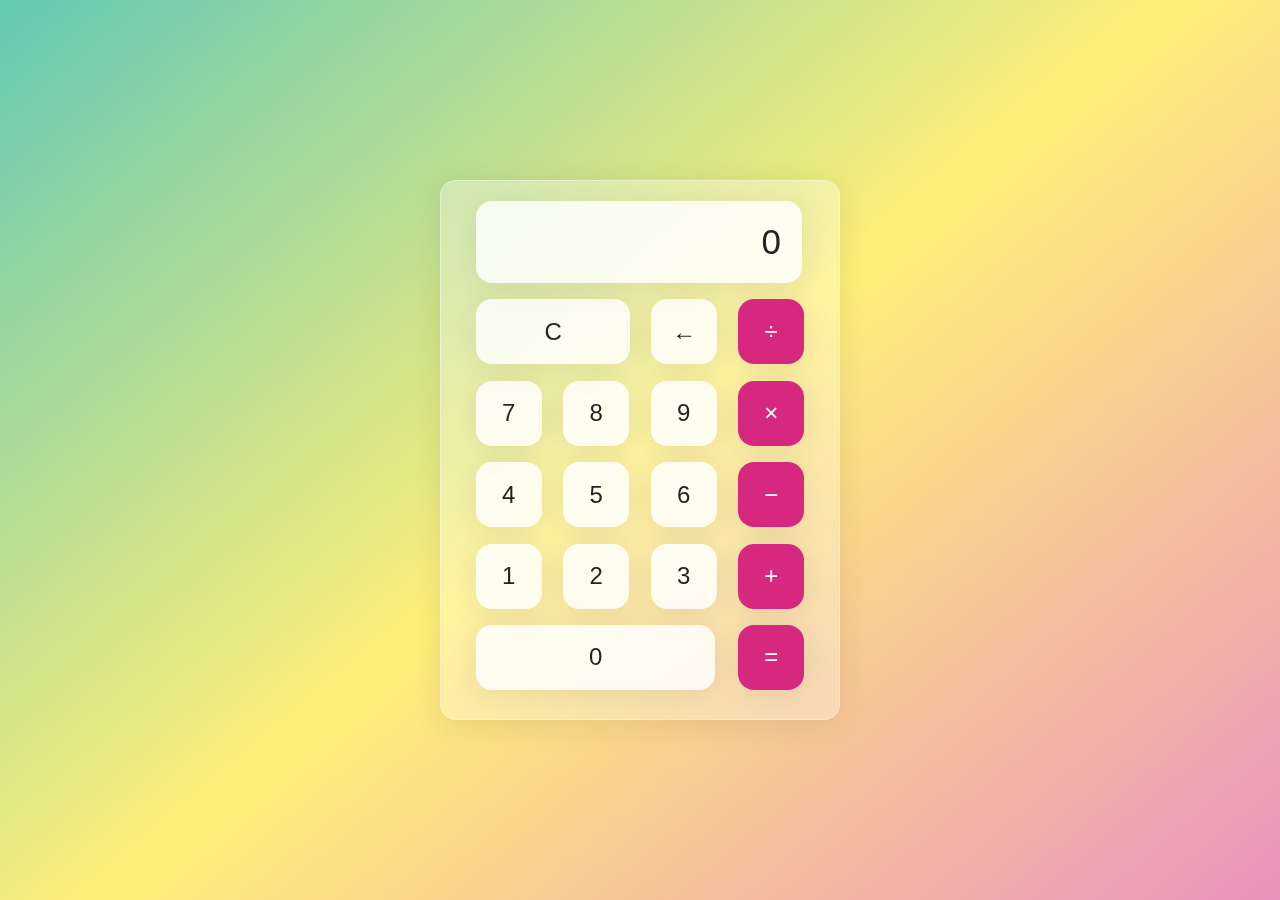
<file: Calculator/index.html>
<!DOCTYPE html>
<html lang="pt-br">
<head>
    <meta charset="UTF-8">
    <meta name="viewport" content="width=device-width, initial-scale=1.0">
    <link rel="stylesheet" href="style.css">
    <title>Calculator</title>
</head>
<body>
    <div class="wrapper">
        <section class="screen">
            0 
        </section>

        <section class="calc-buttons">
            <div class="calc-button-row">
                <button class="calc-button double">
                    C
                </button>
                <button class="calc-button">
                    &larr;
                </button>
                <button class="calc-button">
                    &divide;
                </button>
            </div>

            <div class="calc-button-row">
                <button class="calc-button">
                    7
                </button>
                <button class="calc-button">
                    8
                </button>
                <button class="calc-button">
                    9
                </button>
                <button class="calc-button">
                    &times;
                </button>
            </div>

            <div class="calc-button-row">
                <button class="calc-button">
                    4
                </button>
                <button class="calc-button">
                    5
                </button>
                <button class="calc-button">
                    6
                </button>
                <button class="calc-button">
                    &minus;
                </button>
            </div>

            <div class="calc-button-row">
                <button class="calc-button">
                    1
                </button>
                <button class="calc-button">
                    2
                </button>
                <button class="calc-button">
                    3
                </button>
                <button class="calc-button">
                    &plus;
                </button>
            </div>

            <div class="calc-button-row">
                <button class="calc-button triple">
                    0
                </button>
                <button class="calc-button">
                    &equals;
                </button>
            </div>
        </section>
    </div>
    <script src="script.js"></script>
</body>
</html>
</file>
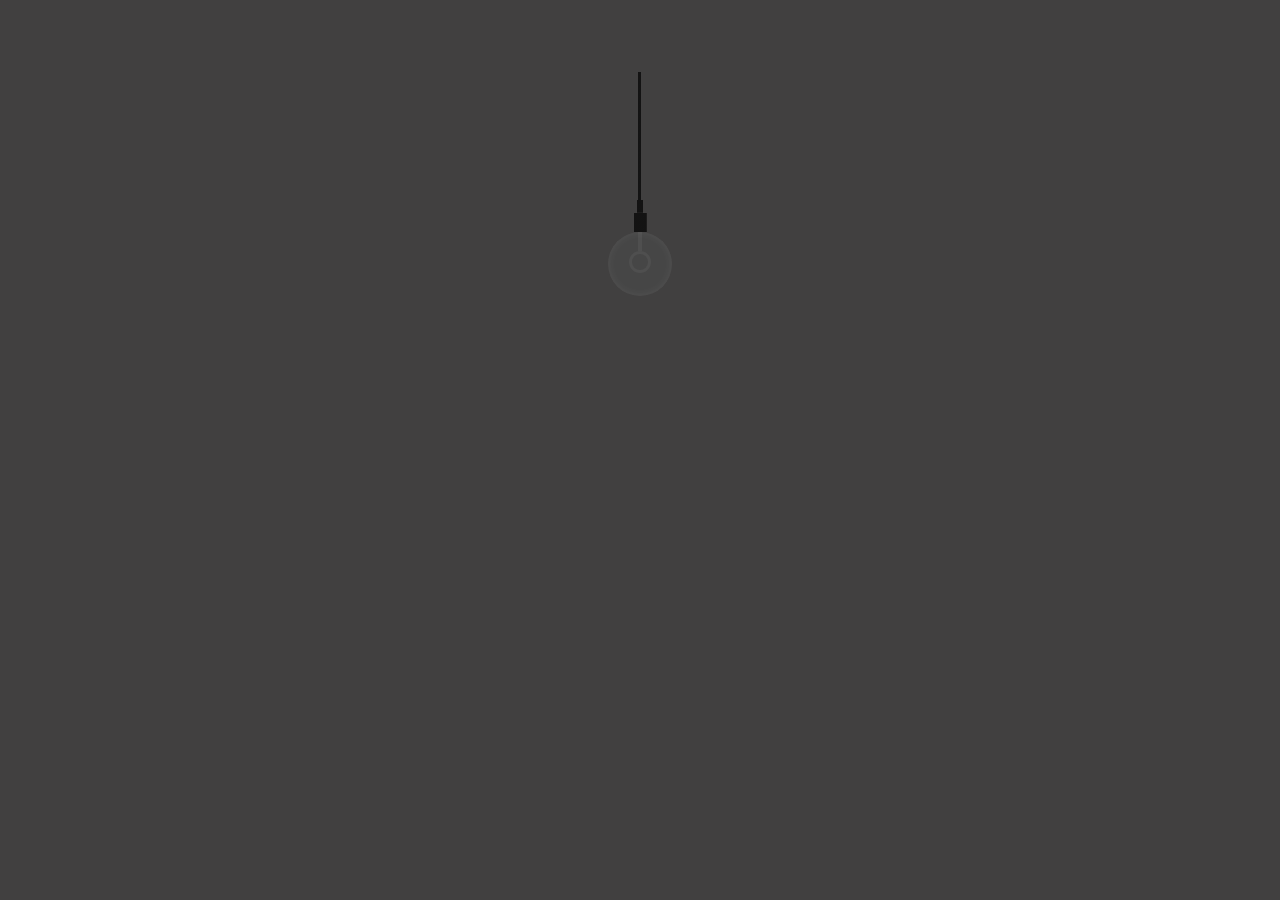
<file: Lamp/index.html>
<!DOCTYPE html>
<html lang="en">
<head>
    <meta charset="UTF-8">
    <meta name="viewport" content="width=device-width, initial-scale=1.0">
    <link rel="stylesheet" href="style.css">
    <title>Lamp</title>
</head>
<body>
    <input type="checkbox" class="switch">

    <div class="lamp">
        <div class="light"></div>
    </div>
</body>
</html>
</file>
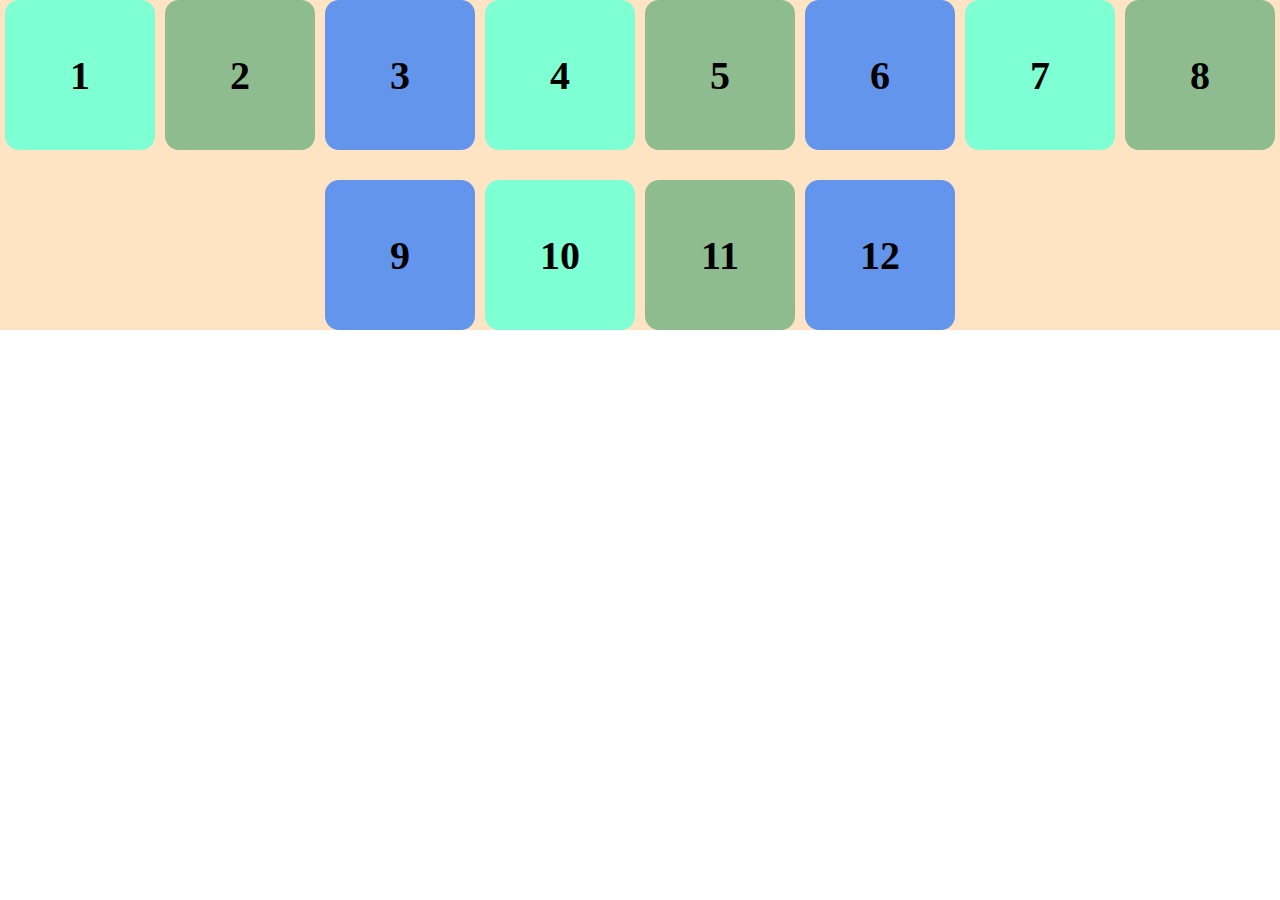
<file: Teste/index.html>
<!DOCTYPE html>
<html lang="en">
<head>
    <meta charset="UTF-8">
    <meta name="viewport" content="width=device-width, initial-scale=1.0">
    <link rel="stylesheet" href="style.css">
    <title>Teste</title>
</head>
<body>
    <main class="container">
        <div class="bloco-1">1</div>
        <div class="bloco-2">2</div>
        <div class="bloco-3">3</div>
        <div class="bloco-1">4</div>
        <div class="bloco-2">5</div>
        <div class="bloco-3">6</div>
        <div class="bloco-1">7</div>
        <div class="bloco-2">8</div>
        <div class="bloco-3">9</div>
        <div class="bloco-1">10</div>
        <div class="bloco-2">11</div>
        <div class="bloco-3">12</div>
    </main>
</body>
</html>
</file>
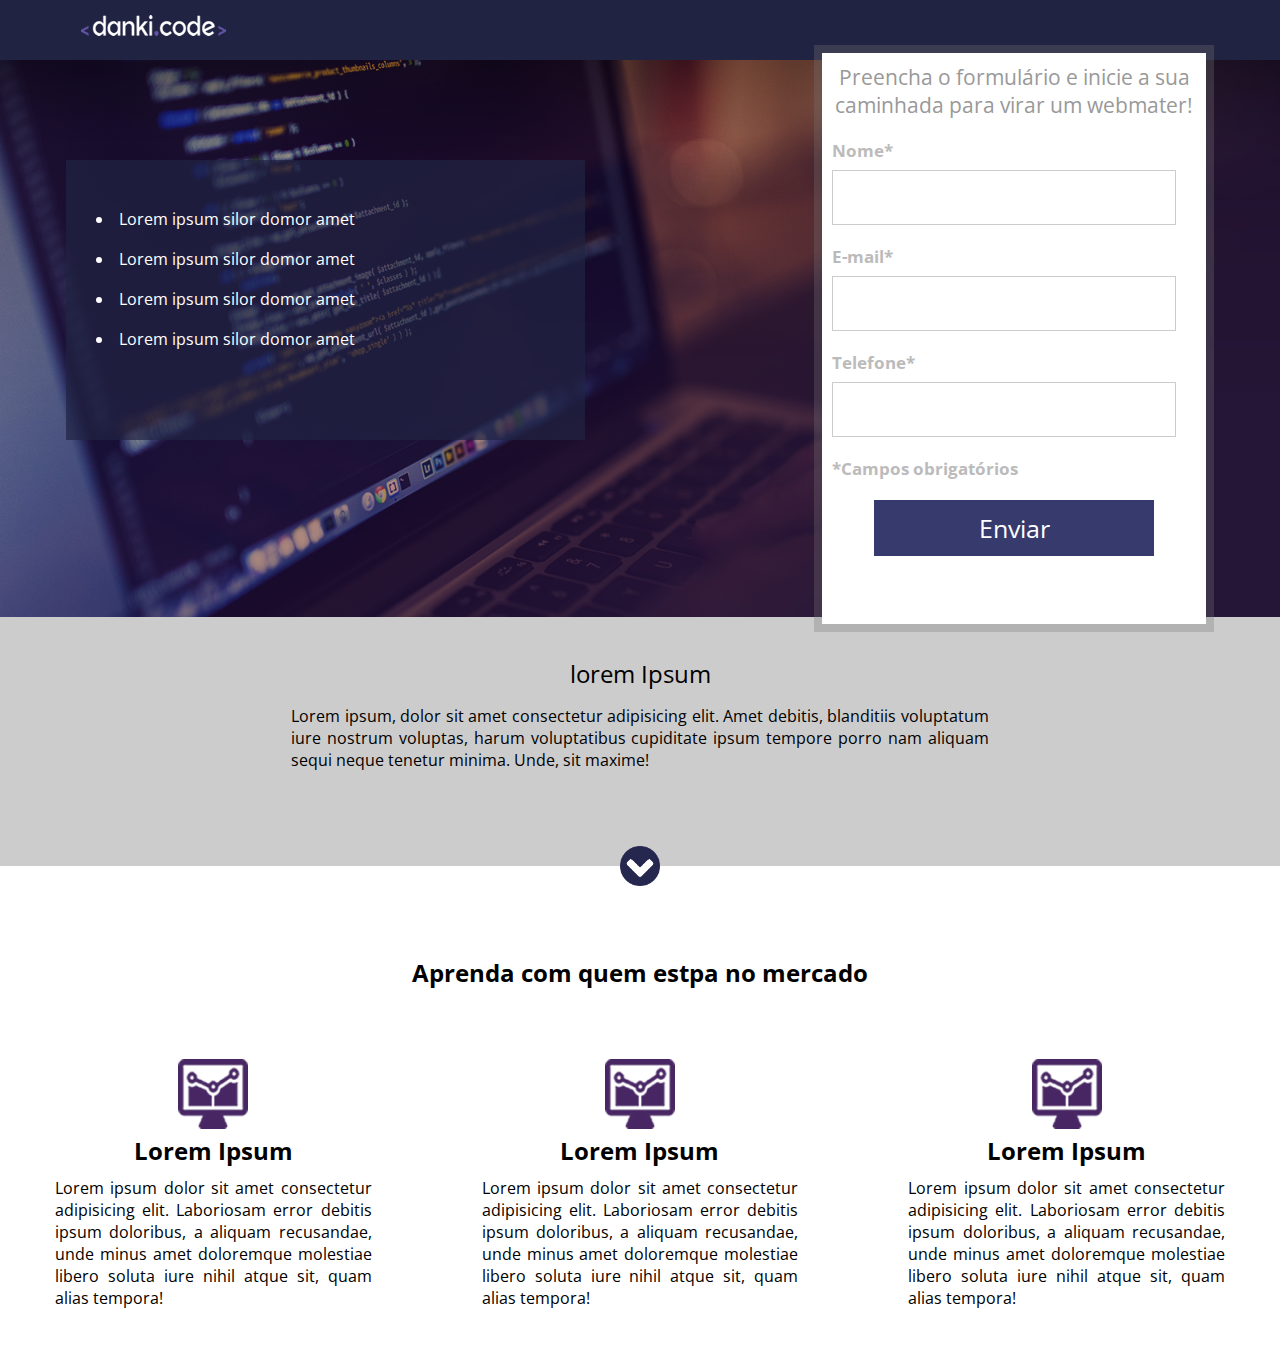
<file: DankiCode/Landpage/index.html>
<!DOCTYPE html>
<html lang="pt-br">
<head>
    <meta charset="UTF-8">
    <meta name="viewport" content="width=device-width, initial-scale=1.0">
    <link rel="stylesheet" href="css/style.css">

    <link rel="preconnect" href="https://fonts.googleapis.com">
    <link rel="preconnect" href="https://fonts.gstatic.com" crossorigin>
    <link href="https://fonts.googleapis.com/css2?family=Open+Sans:ital,wght@0,300..800;1,300..800&display=swap" rel="stylesheet">
    <title>Landpage</title>
</head>
<body>
    <div class="header">
        <div class="center">
            <img src="images/logo.png" alt="">
        </div>
    </div>
    <div class="container-banner">
        <div class="center">

            <div class="container-list">
                <ul>
                    <li>Lorem ipsum silor domor amet</li>
                    <li>Lorem ipsum silor domor amet</li>
                    <li>Lorem ipsum silor domor amet</li>
                    <li>Lorem ipsum silor domor amet</li>
                </ul>
            </div>

            <div class="form">
                <h2>Preencha o formulário e inicie a sua 
                    caminhada para virar um webmater!</h2>
                <form action="">
                    <div class="input-container">
                        <span>Nome*</span>
                        <input type="text" name="nome" required>
                    </div>

                    <div class="input-container">
                        <span>E-mail*</span>
                        <input type="text" name="nome" required>
                    </div>

                    <div class="input-container">
                        <span>Telefone*</span>
                        <input type="text" name="nome" required>
                    </div>

                    <p class="warning">*Campos obrigatórios</p>

                    <div class="input-submit-container">
                        <input type="submit" name="acao" value="Enviar">
                    </div>
                </form>
            </div>
        </div>
    </div>

    <div class="container-2">
        <div class="center">
            <h2>lorem Ipsum</h2>
            <p>Lorem ipsum, dolor sit amet consectetur adipisicing elit. Amet debitis, blanditiis voluptatum iure nostrum voluptas, harum voluptatibus cupiditate ipsum tempore porro nam aliquam sequi neque tenetur minima. Unde, sit maxime!</p>

            <div class="arrow">

            </div>
        </div>
    </div>

    <div class="section-1">
        <h2>Aprenda com quem estpa no mercado</h2>
        <div class="container-section">
            <div class="container-single">
                <div>
                    <img src="images/icon.png" alt="">
                    <div class="text-container-section">
                        <h2>Lorem Ipsum</h2>
                        <p>Lorem ipsum dolor sit amet consectetur adipisicing elit. Laboriosam error debitis ipsum doloribus, a aliquam recusandae, unde minus amet doloremque molestiae libero soluta iure nihil atque sit, quam alias tempora!</p>
                    </div>
                </div>
            </div>
            <div class="container-single">
                <div>
                    <img src="images/icon.png" alt="">
                    <div class="text-container-section">
                        <h2>Lorem Ipsum</h2>
                        <p>Lorem ipsum dolor sit amet consectetur adipisicing elit. Laboriosam error debitis ipsum doloribus, a aliquam recusandae, unde minus amet doloremque molestiae libero soluta iure nihil atque sit, quam alias tempora!</p>
                    </div>
                </div>
            </div>
            <div class="container-single">
                <div>
                    <img src="images/icon.png" alt="">
                    <div class="text-container-section">
                        <h2>Lorem Ipsum</h2>
                        <p>Lorem ipsum dolor sit amet consectetur adipisicing elit. Laboriosam error debitis ipsum doloribus, a aliquam recusandae, unde minus amet doloremque molestiae libero soluta iure nihil atque sit, quam alias tempora!</p>
                    </div>
                </div>
            </div>
        </div>
    </div>
</body>
</html>
</file>
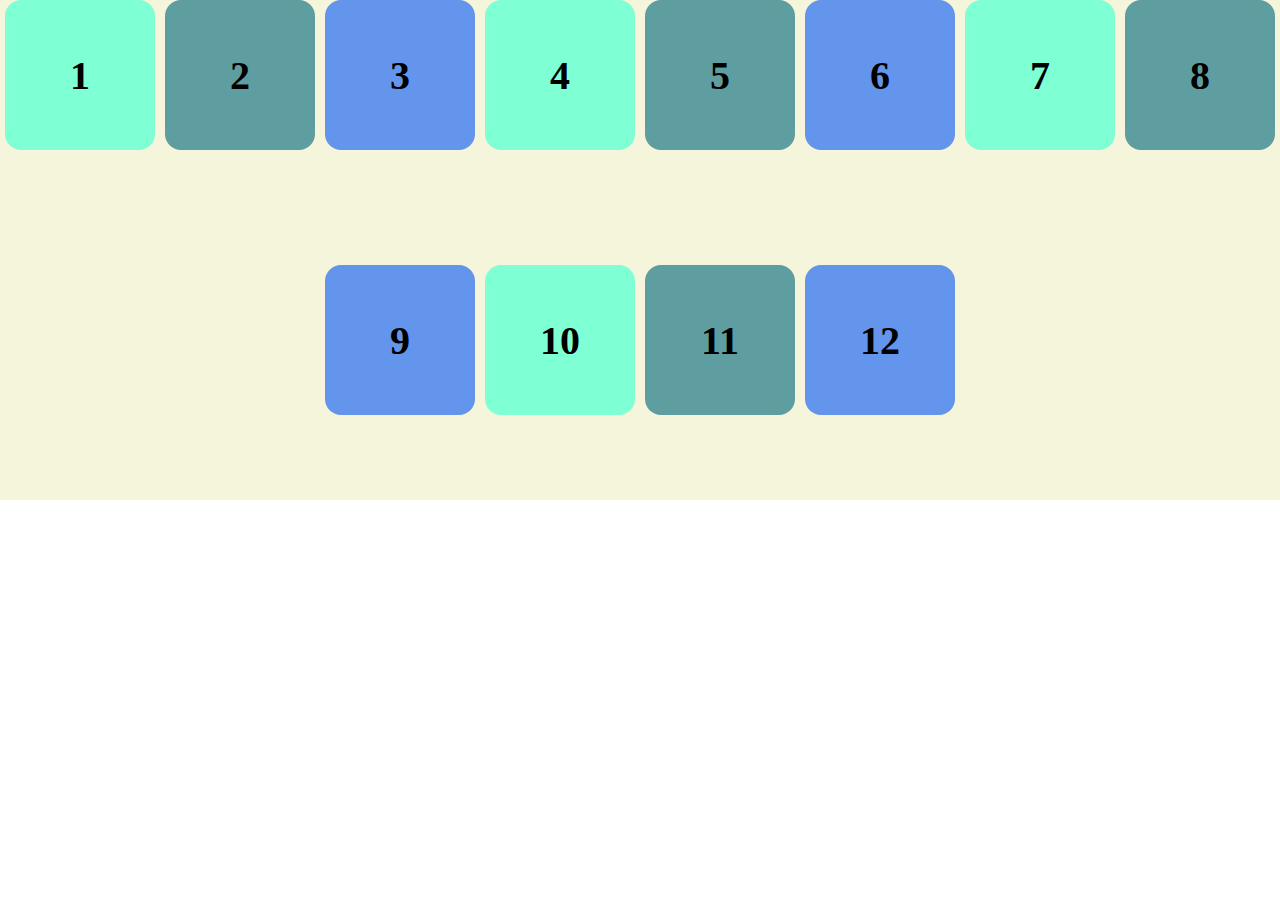
<file: DankiCode/teste/index.html>
<!DOCTYPE html>
<html lang="en">
<head>
    <meta charset="UTF-8">
    <meta name="viewport" content="width=device-width, initial-scale=1.0">
    <link rel="stylesheet" href="style.css">
    <title>Document</title>
</head>
<body>
    <main class="container">
        <div class="bloco-1">1</div>
        <div class="bloco-2">2</div>
        <div class="bloco-3">3</div>
        <div class="bloco-1">4</div>
        <div class="bloco-2">5</div>
        <div class="bloco-3">6</div>
        <div class="bloco-1">7</div>
        <div class="bloco-2">8</div>
        <div class="bloco-3">9</div>
        <div class="bloco-1">10</div>
        <div class="bloco-2">11</div>
        <div class="bloco-3">12</div>
    </main>
</body>
</html>
</file>
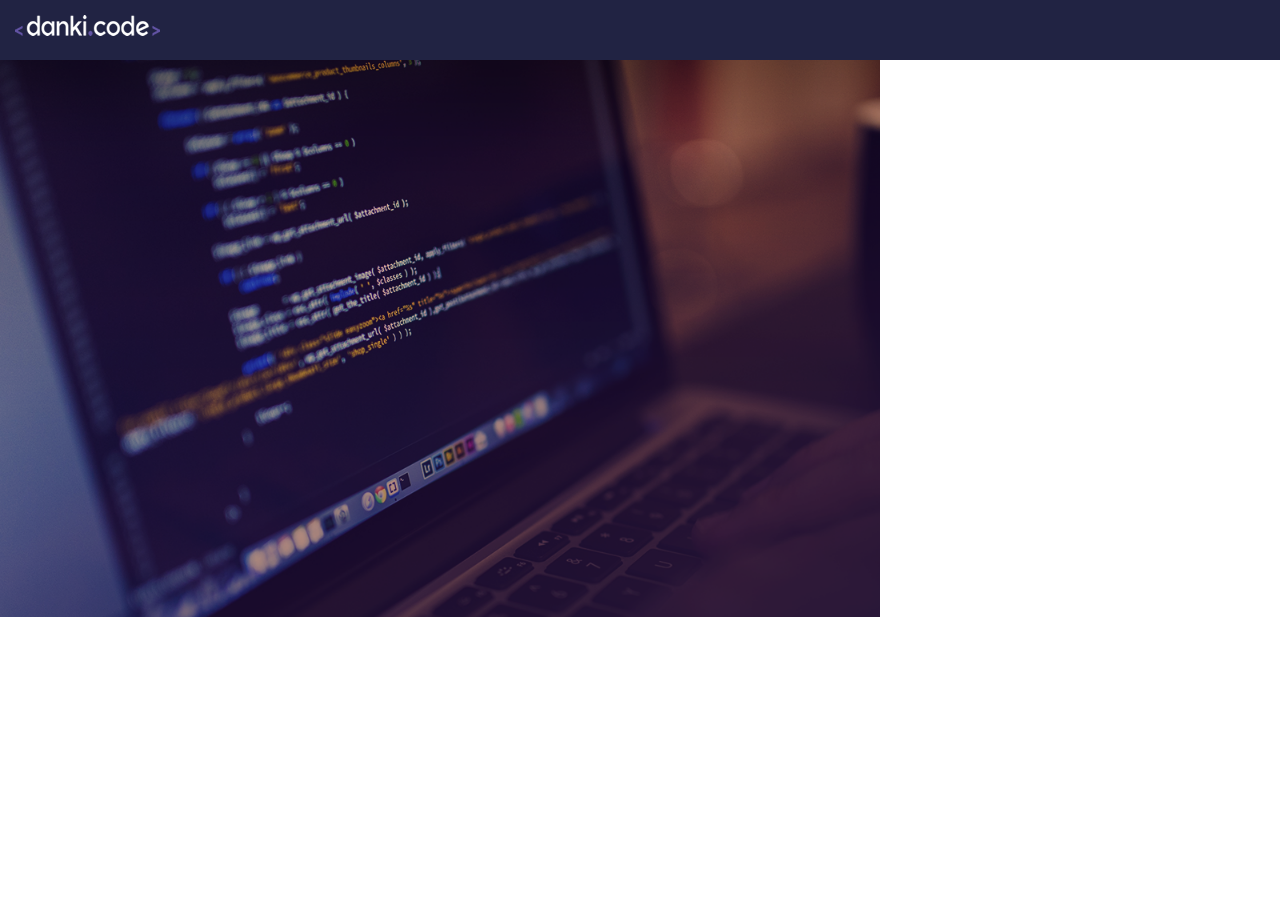
<file: DankiCode/Landpage/Projeto_01/index.html>
<!doctype html>
<html>

	<head>
		<title>Projeto 01</title>
		<link href="css/style.css" type="text/css" rel="stylesheet" />
		<meta charset="utf-8" />
	</head>

	<body>


	
	<div class="header">
		<div class="center">
			<img src="images/logo.png" />
		</div><!--center-->
	</div><!--header-->

	<div class="container-banner">
		<div class="center">
			<div class="form">

			</div><!--form-->
		</div><!--center-->
	</div><!--container-banner-->


	</body>

</html>
</file>
<file: Calculator/style.css>
html{
    box-sizing: border-box;
    height: 100%;
}

*,
*::before,
*::after{
    box-sizing: inherit;
    margin: 0;
    padding: 0;
}

body{
    align-items: center;
    background: linear-gradient(320deg, #eb92be, #ffef78, #63c9b4);
    display: flex;
    font-family: 'Dosis', sans-serif;
    font-display: swap;
    height: inherit;
    justify-content: center;
}

.wrapper{
    backdrop-filter: blur(5.5px);
    -webkit-backdrop-filter: blur(5.5px);
    border-radius: 16px;
    box-shadow: 0 4px 30px rgba(35, 35, 35, 0.1);
    color: #232323;
    backdrop-filter: blur(4px);
    -webkit-backdrop-filter: blur(4px);
    background: rgba(255, 255, 255, 0.30);
    border: 1px solid rgba(255, 255, 255, 0.34);
    flex-basis: 400px;
    height: 540px;
    padding: 20px 35px;
}

.screen{
    backdrop-filter: blur(5.5px);
    -webkit-backdrop-filter: blur(5.5px);
    background: rgba(255, 255, 255, 0.75);
    border: 1px solid rgba(255, 255, 255, 0.01);
    border-radius: 16px;
    box-shadow: 0 4px 30px rgba(35, 35, 35, 0.1);
    color: #232323;
    font-size: 35px;
    overflow: auto;
    padding: 20px;
    text-align: right;
    width: 326px;
}

.calc-button-row{
    display: flex;
    justify-content: space-between;
    margin: 5% 0;
}

.calc-button{
    backdrop-filter: blur(5.5px);
    -webkit-backdrop-filter: blur(5.5px);
    background: rgba(255, 255, 255, 0.75);
    border: 1px solid rgba(255, 255, 255, 0.01);
    border-radius: 16px;
    box-shadow: 0 4px 30px rgba(35, 35, 35, 0.1);
    color: #232323;
    flex-basis: 20%;
    font-family: inherit;
    font-size: 24px;
    height: 65px;
}

.calc-button:last-child{
    backdrop-filter: blur(5.5px);
    -webkit-backdrop-filter: blur(5.5px);
    background: rgba(255, 255, 255, 0.75);
    border: 1px solid rgba(255, 255, 255, 0.01);
    border-radius: 16px;
    box-shadow: 0 4px 30px rgba(35, 35, 35, 0.1);
    color: #fff;
    background: #d72880;
}

.calc-button:last-child:hover{
    background-color: inherit;
    color: inherit;
}

.calc-button:hover{
    background-color: inherit;
}

.calc-button:active{
    background-color: #ffef78;
}

.double{
    flex-basis: 47%;
}

.triple{
    flex-basis: 73%;
}
</file>
<file: Lamp/style.css>
body{
    background-color: #414040;
}

.lamp{
    position: relative;
    margin: 0 auto;
    width: 1rem;
    height: 10rem;
    background-repeat: no-repeat;
    background-image: 
        linear-gradient(#000000b3, #000000b3),
        linear-gradient(#000000b3, #000000b3),
        linear-gradient(#000000b3, #000000b3);
    background-size: 
        0.2rem 8rem,
        0.4rem 0.8rem,
        0.8rem 2rem;
    background-position: 
        50% 0,   
        50% 8rem,   
        50% 8.8rem;   
}

.lamp::before, .lamp::after{
    content: "";
    position: absolute;
}

.lamp::before{
    bottom: -4rem;
    left: -1.5rem;
    width: 4rem;
    height: 4rem;
    border-radius: 50%;
    background: #ffffff08;  
    box-shadow: inset 0px 0px 10px #ffffff12;
    transition: all 0.75s;
}

.light, .light::before{
    position: absolute;
}

.light{
    width: 0.2rem;
    height: 1.2rem;
    background: #ffffff0d;
    top: 10rem;
    left: 0.4rem;
}

.light::before{
    content: "";
    width: 1rem;
    height: 1rem;
    border-radius: 50%;
    border: 0.2rem solid #ffffff0d;
    top: 1.2rem;
    left: -0.6rem;
    box-shadow: 0px 0px 50px #ffffff00; 
}

.switch{
    position: relative;
    margin: 0 auto;
    width: 4rem;
    height: 4rem;
    border-radius: 50%;
    appearance: none;
    display: block;
    cursor: pointer;
    top: 14rem;
    z-index: 2;
    outline: none;
}

input:checked~.lamp::before{
    background: #ffffff;
    box-shadow: 
        0px 0px 10px #ffffffcc,
        0px 5px 50px #ffffffcc,
        0px 8px 80px #ffffff99,
        0px 8px 120px #ffffff99;
}
</file>
<file: Teste/style.css>
*{
    margin: 0;
    padding: 0;
}

.container{
    height: 100%;
    background-color: bisque;
    
    display: flex;
    flex-direction: row;
    flex-wrap: wrap;
    gap: 30px 10px;
    justify-content: center;
    align-items: center;
}

.bloco-1{
    background-color: aquamarine;
    height: 150px;
    width: 150px;
    border-radius: 14px;
    font-size: 40px;
    font-weight: bold;
    display: flex;
    justify-content: center;
    align-items: center;
}

.bloco-2{
    background-color:darkseagreen;
    height: 150px;
    width: 150px;
    border-radius: 14px;
    font-size: 40px;
    font-weight: bold;
    display: flex;
    justify-content: center;
    align-items: center;
}

.bloco-3{
    background-color:cornflowerblue;
    height: 150px;
    width: 150px;
    border-radius: 14px;
    font-size: 40px;
    font-weight: bold;
    display: flex;
    justify-content: center;
    align-items: center;
}
</file>
<file: DankiCode/Landpage/css/style.css>
*{
    margin: 0;
    padding: 0;
    box-sizing: border-box;
    font-family: "Open Sans", sans-serif;
}

html,body{
    height: 100%;
}

.center{
    width: 1200px;
    margin: 0 auto;
    padding: 0 2%;
}

.header{
    width: 100%;
    min-width: 1200px;
    height: 60px;
    background-color: #212343;
}


.header img{
    margin: 15px;
}

.container-banner{
    width: 100%;
    min-width: 1200px;
    height: 557px;
    background-image: url('../images/header_bg.png');
    background-size: cover;
    background-position: center;
}

.container-banner > .center{
    height: 100%;
}

.form{
    width: 400px;
    padding: 10px;
    height: calc(100% + 30px);
    position: relative;
    float: right;
    top: -15px;
    border: 8px solid rgb(120, 120, 120, 0.3);
    background-color: white;
    background-clip: padding-box;
}

.form h2{
    font-weight: normal;
    text-align: center;
    color: #999999;
    font-size: 21px;
}

.input-container{
    margin-top: 20px;
}

.input-container span, .form p{
    display: inline-block;
    width: 100%;
    color: #bbbbbb;
    font-size: 17px;
    font-weight: bold;
}
.form p{
    margin: 20px 0;
}

.input-container input[type=text]{
    margin-top: 8px;
    width: 344px;
    height: 55px;
    border: 1px solid #ccc;
    display: inline-block;
}

.form .input-submit-container{
    text-align: center;
}

.form input[type=submit]{
    display: inline-block;
    width: 280px;
    height: 56px;
    background-color: #363A6d;
    color: white;
    font-size: 25px;
    border: 0;
    cursor: pointer;
}

.form input[type=submit]:hover{
	background-color: #412869;
}

.container-list{
    padding: 30px;
    margin-top: 100px;
    float: left;
    width: 519px;
    height: 280px;
    background-color: rgb(33, 35, 67, 0.7);
}

.container-list ul{
    list-style-position: inside;
}

.container-list ul li{
    margin-top: 18px;
    color: white;
}

.container-2{
    min-width: 1200px;
    padding: 40px 0;
    background-color: #ccc;
    text-align: center;
}

.container-2 h2{
    font-weight: normal;
}

.container-2 p{
    width: 698px;
    margin: 15px 0;
    display: inline-block;
    text-align: justify;
}

.arrow{
    position: relative;
    top: 60px;
    left: 50%;
    margin-left: -20px;
    width: 40px;
    height: 40px;
    background-image: url(../images/arrow.png);
    background-size: 100% 100%;
}

.section-1{
    padding: 90px 0;
    text-align: center;
}

.secition-1 h2{
        text-align: center;
        color: #462663;
        font-weight: normal;
}

.container-section{
    margin-top: 40px;
    text-align: center;
}

.container-single{
    float: left;
    width: 33.333%;
    padding: 30px;
}

.container-single p{
    text-align: justify;
    padding: 10px 25px;
}

.container-single img{
    width: 70px;
}
</file>
<file: DankiCode/teste/style.css>
*{
    margin: 0;
    padding: 0;
}

.container{
    background-color: beige;
    height: 500px;

    display: flex;
    flex-direction: row;
    flex-wrap: wrap;
    gap: 30px 10px;
    justify-content: center;
}

.bloco-1{
    background-color: aquamarine;
    height: 150px;
    width: 150px;
    font-weight: bold;
    display: flex;
    justify-content: center;
    align-items: center;
    border-radius: 16px;
    font-size: 40px
}

.bloco-2{
    background-color:cadetblue;
    height: 150px;
    width: 150px;
    font-weight: bold;
    display: flex;
    justify-content: center;
    align-items: center;
    border-radius: 16px;
    font-size: 40px
}

.bloco-3{
    background-color: cornflowerblue;
    height: 150px;
    width: 150px;
    font-weight: bold;
    display: flex;
    justify-content: center;
    align-items: center;
    border-radius: 16px;
    font-size: 40px
}
</file>
<file: DankiCode/Landpage/Projeto_01/css/style.css>
*{
	margin: 0;
	padding: 0;
	box-sizing: border-box;
}

html,body{
	height: 100%;
}

.center{
	width: 1280px;
	margin: 0 auto;
}

.header{
	width: 100%;
	height: 60px;
	background-color: #212343;
}

.header img{
	margin: 15px;
}

.container-banner{
	width: 100%;
	height: 557px;
	background-image:url('../images/header_bg.png');
	background-size: cover;
	background-position: center;
}

.container-banner > .center{
	height: 100%;
	/*text-align: right;*/
}

.form{
	width: 400px;
	height: 100%;
	float: right;
	background-color: white;
}
</file>
